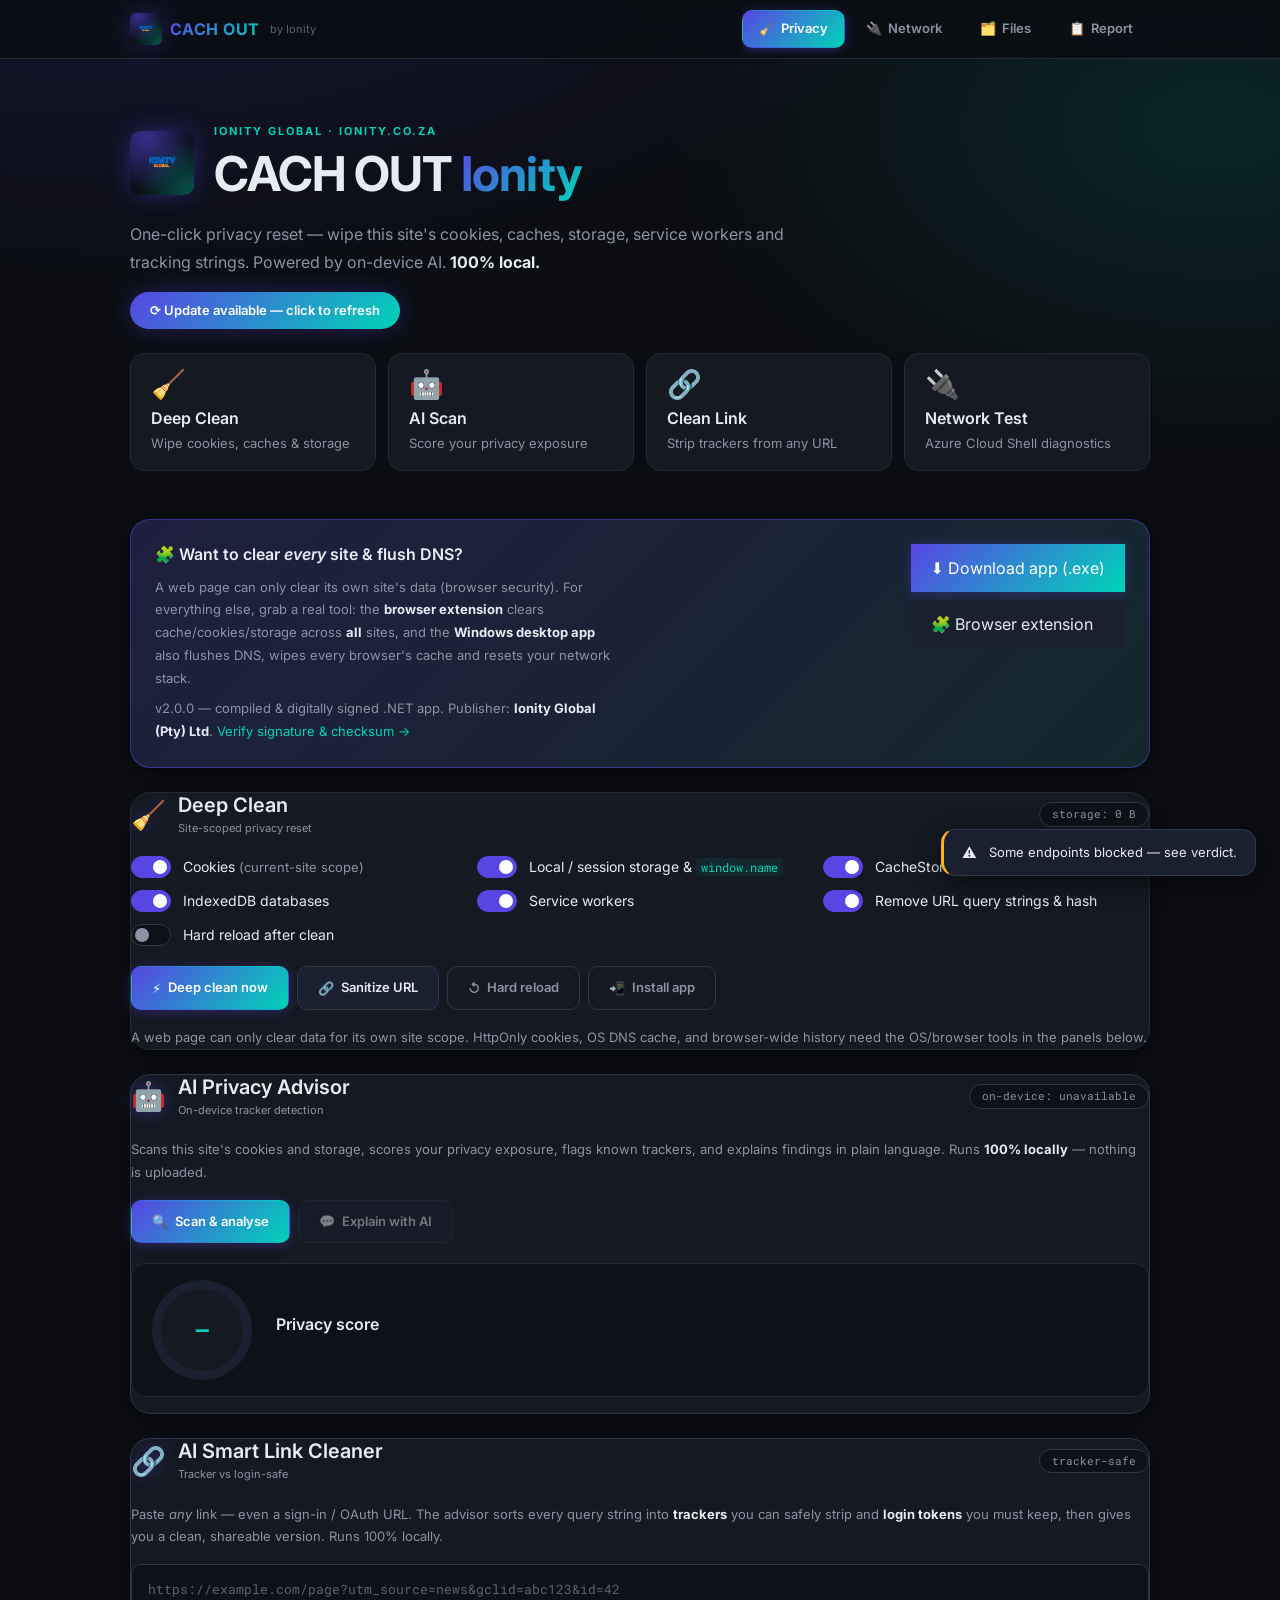
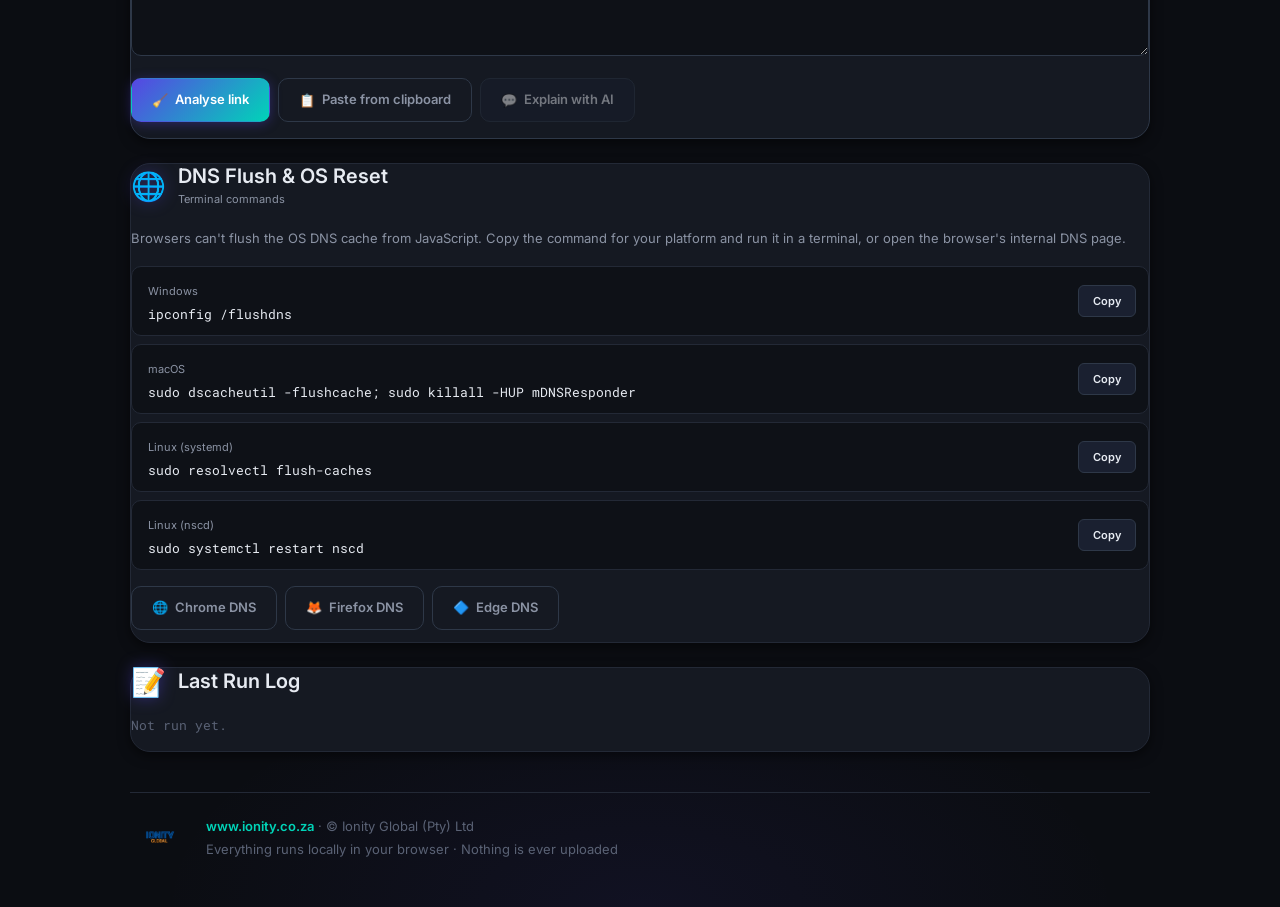
<file: index.html>
<!doctype html>
<html lang="en-ZA">
<head>
  <meta charset="utf-8">
  <meta name="viewport" content="width=device-width, initial-scale=1, viewport-fit=cover">
  <meta name="theme-color" content="#5746e3">
  <title>CACH OUT Ionity App</title>
  <meta name="description" content="IONITY.co.za privacy reset PWA for clearing site cookies, cache storage, local data, service workers and tracking strings — with an on-device AI privacy advisor.">
  <link rel="canonical" href="https://www.ionity.co.za/">
  <meta name="author" content="Ionity Global (Pty) Ltd">

  <!-- Open Graph / social -->
  <meta property="og:title" content="CACH OUT Ionity App">
  <meta property="og:description" content="One-click privacy reset for IONITY.co.za — clear cookies, cache, local data and tracking strings.">
  <meta property="og:type" content="website">
  <meta property="og:url" content="https://www.ionity.co.za/">
  <meta property="og:site_name" content="Ionity Global">
  <meta property="og:image" content="./icons/social-card.png">
  <meta name="twitter:card" content="summary_large_image">

  <link rel="manifest" href="./manifest.webmanifest">
  <link rel="icon" href="./favicon.ico" sizes="any">
  <link rel="icon" type="image/png" sizes="32x32" href="./icons/favicon-32.png">
  <link rel="apple-touch-icon" href="./icons/apple-touch-icon.png">
  <!-- Google Fonts: Inter (UI) + Roboto Mono (code) -->
  <link rel="preconnect" href="https://fonts.googleapis.com">
  <link rel="preconnect" href="https://fonts.gstatic.com" crossorigin>
  <link rel="stylesheet" href="https://fonts.googleapis.com/css2?family=Inter:wght@400;500;600;700&family=Roboto+Mono:wght@400;500&display=swap">

  <link rel="stylesheet" href="./styles.css">

  <script type="application/ld+json">
  {
    "@context": "https://schema.org",
    "@type": "WebApplication",
    "name": "CACH OUT Ionity App",
    "url": "https://www.ionity.co.za/",
    "applicationCategory": "UtilitiesApplication",
    "operatingSystem": "Windows, Web, Chromium",
    "offers": { "@type": "Offer", "price": "0", "priceCurrency": "ZAR" },
    "publisher": {
      "@type": "Organization",
      "name": "Ionity Global (Pty) Ltd",
      "url": "https://www.ionity.co.za/"
    }
  }
  </script>
</head>
<body>

  <!-- Toast container -->
  <div id="toast-container" class="toast-container" aria-live="assertive" aria-atomic="true"></div>

  <!-- Sticky top nav -->
  <header class="top-nav">
    <div class="top-nav-inner">
      <div class="nav-brand">
        <img src="./icons/hero-mark.png" alt="IONITY" width="32" height="32" class="nav-mark">
        <span class="nav-title">CACH OUT</span>
        <span class="nav-by">by Ionity</span>
      </div>
      <nav class="top-tabs" role="tablist">
        <button class="tab active" data-tab="clean" type="button"><span class="tab-icon">🧹</span><span class="tab-label">Privacy</span></button>
        <button class="tab" data-tab="network" type="button"><span class="tab-icon">🔌</span><span class="tab-label">Network</span></button>
        <button class="tab" data-tab="organize" type="button"><span class="tab-icon">🗂️</span><span class="tab-label">Files</span></button>
        <button class="tab" data-tab="report" type="button"><span class="tab-icon">📋</span><span class="tab-label">Report</span></button>
      </nav>
    </div>
  </header>

  <main class="app-shell">

    <!-- Hero -->
    <header class="hero animate-in">
      <div class="hero-inner">
        <div class="hero-brand">
          <div class="brand-mark-wrap">
            <img class="brand-mark" src="./icons/hero-mark.png" alt="IONITY AI mark" width="64" height="64">
            <div class="brand-mark-glow"></div>
          </div>
          <div>
            <p class="brand">IONITY GLOBAL · IONITY.CO.ZA</p>
            <h1>CACH OUT <span class="hero-accent">Ionity</span></h1>
          </div>
        </div>
        <p class="subtitle">One-click privacy reset — wipe this site's cookies, caches, storage, service workers and tracking strings. Powered by on-device AI. <strong>100% local.</strong></p>
        <button id="app-update" class="update-pill" type="button" hidden>⟳ Update available — click to refresh</button>
      </div>

      <!-- Quick action cards -->
      <div class="quick-actions">
        <div class="qa-card" data-qa="clean">
          <div class="qa-icon">🧹</div>
          <div class="qa-label">Deep Clean</div>
          <div class="qa-desc">Wipe cookies, caches &amp; storage</div>
        </div>
        <div class="qa-card" data-qa="scan">
          <div class="qa-icon">🤖</div>
          <div class="qa-label">AI Scan</div>
          <div class="qa-desc">Score your privacy exposure</div>
        </div>
        <div class="qa-card" data-qa="link">
          <div class="qa-icon">🔗</div>
          <div class="qa-label">Clean Link</div>
          <div class="qa-desc">Strip trackers from any URL</div>
        </div>
        <div class="qa-card" data-qa="network">
          <div class="qa-icon">🔌</div>
          <div class="qa-label">Network Test</div>
          <div class="qa-desc">Azure Cloud Shell diagnostics</div>
        </div>
      </div>
    </header>

    <!-- Download banner -->
    <section class="panel banner animate-in" style="--delay:.05s">
      <div class="banner-text">
        <h2>🧩 Want to clear <em>every</em> site &amp; flush DNS?</h2>
        <p class="hint">A web page can only clear its own site's data (browser security). For everything else, grab a real tool: the <strong>browser extension</strong> clears cache/cookies/storage across <strong>all</strong> sites, and the <strong>Windows desktop app</strong> also flushes DNS, wipes every browser's cache and resets your network stack.</p>
        <p class="hint" style="margin-top:.5rem">v2.0.0 — compiled &amp; digitally signed .NET app. Publisher: <strong>Ionity Global (Pty) Ltd</strong>. <a href="https://github.com/Ionity-Global-Pty-Ltd/cach-out-ionity-app/releases/latest" target="_blank" rel="noopener">Verify signature &amp; checksum →</a></p>
      </div>
      <div class="banner-actions">
        <a class="primary btn-link" href="https://github.com/Ionity-Global-Pty-Ltd/cach-out-ionity-app/releases/latest/download/CACH-OUT-Ionity.exe">⬇ Download app (.exe)</a>
        <a class="secondary btn-link" href="https://github.com/Ionity-Global-Pty-Ltd/cach-out-ionity-app/tree/master/extension" target="_blank" rel="noopener">🧩 Browser extension</a>
      </div>
    </section>

    <!-- ═══ PRIVACY RESET TAB ═══ -->

    <!-- Deep clean panel -->
    <section class="panel animate-in" data-group="clean" style="--delay:.1s">
      <div class="panel-head">
        <div class="panel-title-group">
          <span class="panel-icon">🧹</span>
          <div>
            <h2>Deep Clean</h2>
            <p class="panel-sub">Site-scoped privacy reset</p>
          </div>
        </div>
        <span id="storage-estimate" class="badge">storage: —</span>
      </div>

      <!-- Progress bar (hidden until cleaning) -->
      <div id="clean-progress" class="progress-bar" hidden><div class="progress-fill"></div></div>

      <div class="options">
        <label class="toggle-sw">
          <input id="opt-cookies" type="checkbox" checked>
          <span class="sw-track"><span class="sw-thumb"></span></span>
          <span class="sw-label">Cookies <em>(current-site scope)</em></span>
        </label>
        <label class="toggle-sw">
          <input id="opt-storage" type="checkbox" checked>
          <span class="sw-track"><span class="sw-thumb"></span></span>
          <span class="sw-label">Local / session storage &amp; <code>window.name</code></span>
        </label>
        <label class="toggle-sw">
          <input id="opt-caches" type="checkbox" checked>
          <span class="sw-track"><span class="sw-thumb"></span></span>
          <span class="sw-label">CacheStorage buckets</span>
        </label>
        <label class="toggle-sw">
          <input id="opt-idb" type="checkbox" checked>
          <span class="sw-track"><span class="sw-thumb"></span></span>
          <span class="sw-label">IndexedDB databases</span>
        </label>
        <label class="toggle-sw">
          <input id="opt-sw" type="checkbox" checked>
          <span class="sw-track"><span class="sw-thumb"></span></span>
          <span class="sw-label">Service workers</span>
        </label>
        <label class="toggle-sw">
          <input id="opt-url" type="checkbox" checked>
          <span class="sw-track"><span class="sw-thumb"></span></span>
          <span class="sw-label">Remove URL query strings &amp; hash</span>
        </label>
        <label class="toggle-sw">
          <input id="opt-reload" type="checkbox">
          <span class="sw-track"><span class="sw-thumb"></span></span>
          <span class="sw-label">Hard reload after clean</span>
        </label>
      </div>

      <div class="button-row">
        <button id="deep-clean" class="primary btn-icon" type="button"><span>⚡</span> Deep clean now</button>
        <button id="sanitize-url" class="secondary btn-icon" type="button"><span>🔗</span> Sanitize URL</button>
        <button id="hard-reload" class="ghost btn-icon" type="button"><span>↺</span> Hard reload</button>
        <button id="install-app" class="ghost btn-icon" type="button" hidden><span>📲</span> Install app</button>
      </div>

      <p class="hint" style="margin-top:var(--ionity-space-4)">
        A web page can only clear data for its own site scope. HttpOnly cookies, OS DNS cache, and browser-wide history need the OS/browser tools in the panels below.
      </p>
    </section>

    <!-- AI Privacy Advisor -->
    <section class="panel ai-panel animate-in" data-group="clean" style="--delay:.15s">
      <div class="panel-head">
        <div class="panel-title-group">
          <span class="panel-icon">🤖</span>
          <div>
            <h2>AI Privacy Advisor</h2>
            <p class="panel-sub">On-device tracker detection</p>
          </div>
        </div>
        <span id="ai-status" class="badge badge-ai">checking…</span>
      </div>
      <p class="hint">Scans this site's cookies and storage, scores your privacy exposure, flags known trackers, and explains findings in plain language. Runs <strong>100% locally</strong> — nothing is uploaded.</p>
      <div class="button-row">
        <button id="ai-scan" class="primary btn-icon" type="button"><span>🔍</span> Scan &amp; analyse</button>
        <button id="ai-explain" class="secondary btn-icon" type="button" disabled><span>💬</span> Explain with AI</button>
      </div>

      <div id="ai-score-wrap" class="score-wrap" hidden>
        <div class="score-ring" id="score-ring"><span id="score-value">–</span></div>
        <div class="score-copy">
          <p id="score-label" class="score-label">Privacy score</p>
          <p id="score-summary" class="hint"></p>
        </div>
      </div>

      <ul id="ai-findings" class="result-list" aria-live="polite"></ul>
      <div id="ai-explanation" class="ai-explanation" hidden></div>
    </section>

    <!-- Smart Link Cleaner -->
    <section class="panel ai-panel animate-in" data-group="clean" style="--delay:.2s">
      <div class="panel-head">
        <div class="panel-title-group">
          <span class="panel-icon">🔗</span>
          <div>
            <h2>AI Smart Link Cleaner</h2>
            <p class="panel-sub">Tracker vs login-safe</p>
          </div>
        </div>
        <span class="badge">tracker-safe</span>
      </div>
      <p class="hint">Paste <em>any</em> link — even a sign-in / OAuth URL. The advisor sorts every query string into <strong>trackers</strong> you can safely strip and <strong>login tokens</strong> you must keep, then gives you a clean, shareable version. Runs 100% locally.</p>
      <textarea id="link-input" class="link-input" rows="3" spellcheck="false" placeholder="https://example.com/page?utm_source=news&gclid=abc123&id=42"></textarea>
      <div class="button-row">
        <button id="link-analyze" class="primary btn-icon" type="button"><span>🧹</span> Analyse link</button>
        <button id="link-paste" class="ghost btn-icon" type="button"><span>📋</span> Paste from clipboard</button>
        <button id="link-explain" class="secondary btn-icon" type="button" disabled><span>💬</span> Explain with AI</button>
      </div>
      <div id="link-verdict" class="link-verdict" hidden></div>
      <ul id="link-params" class="result-list" aria-live="polite"></ul>
      <div id="link-clean-wrap" class="link-clean" hidden>
        <p class="hint" style="margin-top:0">Cleaned link — trackers removed, everything the page needs kept:</p>
        <div class="cmd">
          <code id="link-clean"></code>
          <button id="link-copy" class="copy-btn" type="button">Copy</button>
        </div>
      </div>
      <div id="link-explanation" class="ai-explanation" hidden></div>
    </section>

    <!-- DNS panel -->
    <section class="panel animate-in" data-group="clean" style="--delay:.25s">
      <div class="panel-head">
        <div class="panel-title-group">
          <span class="panel-icon">🌐</span>
          <div>
            <h2>DNS Flush &amp; OS Reset</h2>
            <p class="panel-sub">Terminal commands</p>
          </div>
        </div>
      </div>
      <p class="hint">Browsers can't flush the OS DNS cache from JavaScript. Copy the command for your platform and run it in a terminal, or open the browser's internal DNS page.</p>
      <div class="cmd-list" id="cmd-list"></div>
      <div class="button-row" style="margin-top:var(--ionity-space-4)">
        <button class="ghost btn-icon" type="button" data-open="chrome://net-internals/#dns"><span>🌐</span> Chrome DNS</button>
        <button class="ghost btn-icon" type="button" data-open="about:networking#dns"><span>🦊</span> Firefox DNS</button>
        <button class="ghost btn-icon" type="button" data-open="edge://net-internals/#dns"><span>🔷</span> Edge DNS</button>
      </div>
      <p class="hint" id="open-note"></p>
    </section>

    <!-- Last run log -->
    <section class="panel animate-in" data-group="clean" style="--delay:.3s">
      <div class="panel-head">
        <div class="panel-title-group">
          <span class="panel-icon">📝</span>
          <div><h2>Last Run Log</h2></div>
        </div>
      </div>
      <p id="last-run" class="last-run-stamp">Not run yet.</p>
      <ul id="result-list" class="result-list" aria-live="polite"></ul>
    </section>

    <!-- ═══ NETWORK TAB ═══ -->
    <section class="panel ai-panel animate-in" data-group="network" style="--delay:.1s">
      <div class="panel-head">
        <div class="panel-title-group">
          <span class="panel-icon">🔌</span>
          <div>
            <h2>Connectivity Doctor</h2>
            <p class="panel-sub">Azure Cloud Shell</p>
          </div>
        </div>
        <span id="conn-status" class="badge">idle</span>
      </div>
      <p class="hint">Runs <strong>automatically</strong>. Tests whether Azure Cloud Shell can reach its servers and open its <strong>WebSocket terminal</strong> from this network — the exact thing that fails with <em>"failed to request a terminal."</em> Detects proxy / SSL-inspection blocking. Nothing is uploaded.</p>

      <!-- Progress bar -->
      <div id="conn-progress" class="progress-bar" hidden><div class="progress-fill"></div></div>

      <div class="button-row">
        <button id="conn-retest" class="primary btn-icon" type="button"><span>🔄</span> Re-run tests</button>
        <button id="conn-explain" class="secondary btn-icon" type="button" disabled><span>💬</span> Explain &amp; fix with AI</button>
      </div>
      <ul id="conn-results" class="result-list" aria-live="polite"></ul>
      <div id="conn-verdict" class="link-verdict" hidden></div>
      <div id="conn-explanation" class="ai-explanation" hidden></div>
    </section>

    <!-- ═══ FILE ORGANIZER TAB ═══ -->
    <section class="panel organizer animate-in" data-group="organize" style="--delay:.1s">
      <div class="panel-head">
        <div class="panel-title-group">
          <span class="panel-icon">🗂️</span>
          <div>
            <h2>AI File Organizer</h2>
            <p class="panel-sub">Downloads &amp; Documents</p>
          </div>
        </div>
        <span id="org-status" class="badge">ready</span>
      </div>
      <div class="org-intro">
        <img src="./brand/assets/ionity-logo.png" alt="IONITY" class="org-logo" width="96" loading="lazy">
        <p class="hint">Tidies your <strong>Downloads</strong> and <strong>Documents</strong> folders by moving files into type folders (Images, Documents, Video, Audio, Archives, Installers…). It <strong>never deletes</strong> anything — only relocates. Duplicates are flagged. Everything runs on your device.</p>
      </div>

      <div id="org-unsupported" class="link-verdict warn" hidden>
        Your browser can't grant folder access (needs Chrome or Edge on desktop). Use the <strong>downloadable .exe</strong> at the top for full folder organizing, or open this page in Chrome/Edge.
      </div>

      <div id="org-controls" hidden>
        <div class="org-toggles">
          <label class="toggle-sw">
            <input id="org-apply" type="checkbox">
            <span class="sw-track"><span class="sw-thumb"></span></span>
            <span class="sw-label">Actually move files <em>(off = safe preview only)</em></span>
          </label>
          <label class="toggle-sw">
            <input id="org-dupes" type="checkbox" checked>
            <span class="sw-track"><span class="sw-thumb"></span></span>
            <span class="sw-label">Scan for duplicates <em>(content hash — flags only, never deletes)</em></span>
          </label>
        </div>
        <div class="button-row">
          <button id="org-downloads" class="primary btn-icon" type="button"><span>📥</span> Organize Downloads</button>
          <button id="org-documents" class="primary btn-icon" type="button"><span>📄</span> Organize Documents</button>
          <button id="org-explain" class="secondary btn-icon" type="button" disabled><span>💡</span> AI recommendations</button>
        </div>
      </div>

      <div id="org-dash" class="org-dash" hidden></div>
      <ul id="org-results" class="result-list" aria-live="polite"></ul>
      <div id="org-verdict" class="link-verdict" hidden></div>
      <div id="org-explanation" class="ai-explanation" hidden></div>
    </section>

    <!-- ═══ REPORT TAB ═══ -->
    <section class="panel report animate-in" data-group="report" style="--delay:.1s">
      <div class="panel-head">
        <div class="panel-title-group">
          <span class="panel-icon">📋</span>
          <div>
            <h2>Activity Report</h2>
            <p class="panel-sub">On-device, never uploaded</p>
          </div>
        </div>
        <span id="report-count-badge" class="badge">0 runs</span>
      </div>
      <p class="hint">A running record of everything CACH OUT has done on this device — storage reclaimed, cookies and site data cleared, URLs sanitised and folders organised. Stored only on your device and <strong>kept safe even when you Deep Clean</strong>.</p>

      <div id="report-totals" class="report-totals" aria-live="polite"></div>

      <div class="button-row">
        <button id="report-download" class="primary btn-icon" type="button"><span>⬇</span> Download report (.txt)</button>
        <button id="report-download-json" class="secondary btn-icon" type="button"><span>⧉</span> Export JSON</button>
        <button id="report-clear" class="ghost btn-icon" type="button"><span>🗑</span> Clear log</button>
      </div>

      <ul id="report-list" class="report-list" aria-live="polite"></ul>
      <p class="hint" id="report-empty" hidden>No activity recorded yet. Run a Deep Clean or organise a folder and it'll show up here.</p>
    </section>

    <footer class="foot">
      <div class="foot-inner">
        <img src="./brand/assets/ionity-logo.png" alt="IONITY" width="60" loading="lazy" class="foot-logo">
        <div>
          <p><a href="https://www.ionity.co.za/" target="_blank" rel="noopener">www.ionity.co.za</a> · © Ionity Global (Pty) Ltd</p>
          <p class="foot-sub">Everything runs locally in your browser · Nothing is ever uploaded</p>
        </div>
      </div>
    </footer>
  </main>

  <script type="module" src="./app.js"></script>
</body>
</html>
</file>
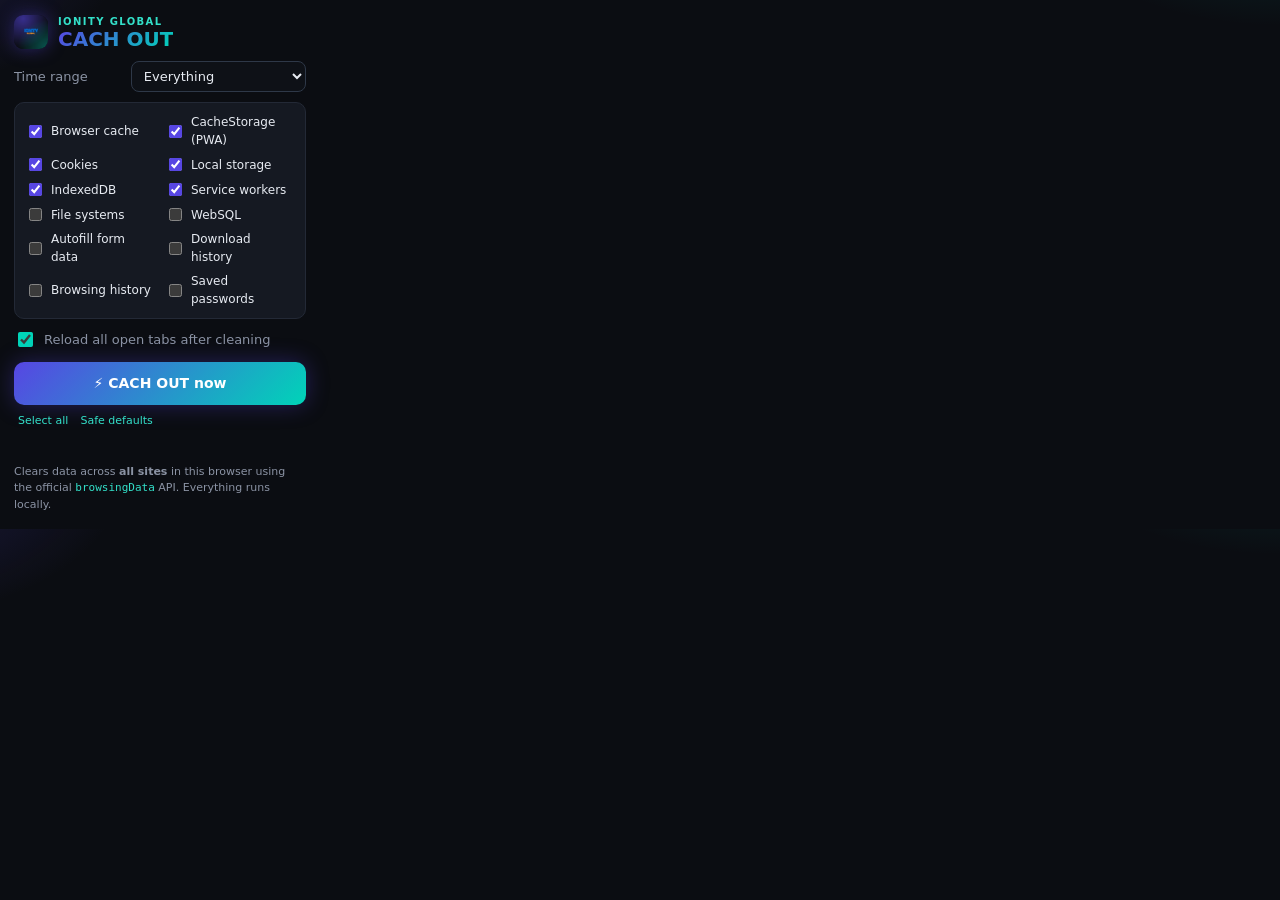
<file: extension/popup.html>
<!doctype html>
<html lang="en-ZA">
<head>
  <meta charset="utf-8">
  <title>CACH OUT Ionity</title>
  <link rel="stylesheet" href="popup.css">
</head>
<body>
  <header class="head">
    <img src="icons/icon-48.png" width="34" height="34" alt="IONITY">
    <div>
      <p class="brand">IONITY GLOBAL</p>
      <h1>CACH OUT</h1>
    </div>
  </header>

  <label class="row">
    <span>Time range</span>
    <select id="range">
      <option value="3600000">Last hour</option>
      <option value="86400000">Last 24 hours</option>
      <option value="604800000">Last 7 days</option>
      <option value="0" selected>Everything</option>
    </select>
  </label>

  <div class="types">
    <label><input type="checkbox" data-type="cache" checked> Browser cache</label>
    <label><input type="checkbox" data-type="cacheStorage" checked> CacheStorage (PWA)</label>
    <label><input type="checkbox" data-type="cookies" checked> Cookies</label>
    <label><input type="checkbox" data-type="localStorage" checked> Local storage</label>
    <label><input type="checkbox" data-type="indexedDB" checked> IndexedDB</label>
    <label><input type="checkbox" data-type="serviceWorkers" checked> Service workers</label>
    <label><input type="checkbox" data-type="fileSystems"> File systems</label>
    <label><input type="checkbox" data-type="webSQL"> WebSQL</label>
    <label><input type="checkbox" data-type="formData"> Autofill form data</label>
    <label><input type="checkbox" data-type="downloads"> Download history</label>
    <label><input type="checkbox" data-type="history"> Browsing history</label>
    <label><input type="checkbox" data-type="passwords"> Saved passwords</label>
  </div>

  <label class="reload-row">
    <input type="checkbox" id="reload-tabs" checked>
    <span>Reload all open tabs after cleaning</span>
  </label>

  <button id="cach-out" class="primary" type="button">⚡ CACH OUT now</button>
  <button id="select-all" class="link" type="button">Select all</button>
  <button id="select-safe" class="link" type="button">Safe defaults</button>

  <p id="status" class="status"></p>

  <p class="note">Clears data across <strong>all sites</strong> in this browser using the official <code>browsingData</code> API. Everything runs locally.</p>

  <script src="popup.js"></script>
</body>
</html>
</file>
<file: styles.css>
/* CACH OUT Ionity App — Expanded, polished UI */
@import "./brand/variables.css";

/* ── RESET & BASE ──────────────────────────────────────────────── */
*, *::before, *::after { box-sizing: border-box; margin: 0; padding: 0; }

:root {
  --ionity-font-sans: 'Inter', system-ui, -apple-system, 'Segoe UI', sans-serif;
  --ionity-font-mono: 'Roboto Mono', 'Fira Code', 'Cascadia Code', monospace;
  scroll-behavior: smooth;
}

body {
  min-height: 100vh;
  color: var(--ionity-text);
  background:
    radial-gradient(ellipse 1400px 700px at 10% -5%, rgba(87,70,227,0.18), transparent 60%),
    radial-gradient(ellipse 1000px 600px at 95% 5%, rgba(0,212,184,0.12), transparent 55%),
    radial-gradient(ellipse 800px 400px at 50% 100%, rgba(87,70,227,0.08), transparent 60%),
    var(--ionity-bg);
  font-family: var(--ionity-font-sans);
  line-height: var(--ionity-leading-normal);
  -webkit-font-smoothing: antialiased;
  -moz-osx-font-smoothing: grayscale;
}

/* ── TOP NAV ───────────────────────────────────────────────────── */
.top-nav {
  position: sticky;
  top: 0;
  z-index: var(--ionity-z-overlay);
  background: rgba(11,13,18,0.85);
  backdrop-filter: blur(16px) saturate(1.4);
  -webkit-backdrop-filter: blur(16px) saturate(1.4);
  border-bottom: 1px solid var(--ionity-border);
  padding: 0 var(--ionity-space-4);
}
.top-nav-inner {
  max-width: 1020px;
  margin: 0 auto;
  display: flex;
  align-items: center;
  justify-content: space-between;
  gap: var(--ionity-space-4);
  height: 58px;
  flex-wrap: wrap;
}
.nav-brand {
  display: flex;
  align-items: center;
  gap: var(--ionity-space-2);
  text-decoration: none;
  flex-shrink: 0;
}
.nav-mark {
  border-radius: var(--ionity-radius-sm);
  box-shadow: var(--ionity-shadow-glow-purple);
}
.nav-title {
  font-size: var(--ionity-text-md);
  font-weight: var(--ionity-weight-bold);
  background: var(--ionity-gradient-brand);
  -webkit-background-clip: text;
  background-clip: text;
  -webkit-text-fill-color: transparent;
  letter-spacing: 0.03em;
}
.nav-by {
  font-size: var(--ionity-text-xs);
  color: var(--ionity-text-dim);
  margin-left: 2px;
}

/* Top tab bar */
.top-tabs {
  display: flex;
  gap: 4px;
  overflow-x: auto;
  scrollbar-width: none;
  -ms-overflow-style: none;
  padding: 6px 0;
}
.top-tabs::-webkit-scrollbar { display: none; }

/* ── APP SHELL ─────────────────────────────────────────────────── */
.app-shell {
  width: min(1020px, 94vw);
  margin: 0 auto;
  padding: var(--ionity-space-8) 0 var(--ionity-space-12);
}

/* ── HERO ──────────────────────────────────────────────────────── */
.hero {
  padding: var(--ionity-space-8) 0 var(--ionity-space-6);
}
.hero-inner {
  margin-bottom: var(--ionity-space-6);
}
.hero-brand {
  display: flex;
  align-items: center;
  gap: var(--ionity-space-5);
  margin-bottom: var(--ionity-space-4);
}
.brand-mark-wrap {
  position: relative;
  flex-shrink: 0;
}
.brand-mark {
  border-radius: var(--ionity-radius-md);
  box-shadow: var(--ionity-shadow-glow-purple);
  display: block;
  position: relative;
  z-index: 1;
}
.brand-mark-glow {
  position: absolute;
  inset: -8px;
  border-radius: 50%;
  background: radial-gradient(circle, rgba(87,70,227,0.4) 0%, transparent 70%);
  animation: markPulse 3s ease-in-out infinite;
  z-index: 0;
}
@keyframes markPulse {
  0%, 100% { opacity: 0.6; transform: scale(1); }
  50% { opacity: 1; transform: scale(1.1); }
}
.brand {
  font-size: var(--ionity-text-xs);
  letter-spacing: 0.18em;
  font-weight: var(--ionity-weight-bold);
  color: var(--ionity-teal);
  text-transform: uppercase;
  margin-bottom: var(--ionity-space-1);
}
.hero h1 {
  font-size: clamp(2rem, 5vw, 3rem);
  line-height: var(--ionity-leading-tight);
  font-weight: var(--ionity-weight-bold);
  letter-spacing: -0.02em;
  color: var(--ionity-text);
}
.hero-accent {
  background: var(--ionity-gradient-brand);
  -webkit-background-clip: text;
  background-clip: text;
  -webkit-text-fill-color: transparent;
}
.subtitle {
  margin-top: var(--ionity-space-3);
  color: var(--ionity-text-muted);
  font-size: var(--ionity-text-md);
  max-width: 68ch;
  line-height: var(--ionity-leading-relaxed);
}
.subtitle strong { color: var(--ionity-text); }

/* ── QUICK ACTION CARDS ────────────────────────────────────────── */
.quick-actions {
  display: grid;
  grid-template-columns: repeat(auto-fit, minmax(180px, 1fr));
  gap: var(--ionity-space-3);
  margin-top: var(--ionity-space-2);
}
.qa-card {
  background: var(--ionity-surface-1);
  border: 1px solid var(--ionity-border);
  border-radius: var(--ionity-radius-lg);
  padding: var(--ionity-space-4) var(--ionity-space-5);
  cursor: pointer;
  transition: transform 200ms var(--ionity-ease-standard),
              border-color 200ms,
              box-shadow 200ms;
}
.qa-card:hover {
  transform: translateY(-3px);
  border-color: var(--ionity-purple);
  box-shadow: var(--ionity-shadow-glow-purple), var(--ionity-shadow-md);
}
.qa-icon { font-size: 1.75rem; margin-bottom: var(--ionity-space-2); line-height: 1; }
.qa-label { font-weight: var(--ionity-weight-semibold); color: var(--ionity-text); font-size: var(--ionity-text-md); }
.qa-desc { font-size: var(--ionity-text-sm); color: var(--ionity-text-muted); margin-top: 4px; }

/* ── PANEL BASE ────────────────────────────────────────────────── */
.panel {
  margin-top: var(--ionity-space-6);
  padding: var(--ionity-space-6) var(--ionity-space-6) var(--ionity-space-7);
  border: 1px solid var(--ionity-border);
  border-radius: var(--ionity-radius-xl);
  background: var(--ionity-surface-1);
  box-shadow: var(--ionity-shadow-md);
  transition: border-color 200ms;
}
.panel:hover { border-color: var(--ionity-border-light); }
.ai-panel { border-color: var(--ionity-border-light); }
.ai-panel:hover { border-color: rgba(87,70,227,0.4); }

/* Panel header */
.panel-head {
  display: flex;
  align-items: center;
  justify-content: space-between;
  gap: var(--ionity-space-4);
  flex-wrap: wrap;
  margin-bottom: var(--ionity-space-5);
}
.panel-title-group {
  display: flex;
  align-items: center;
  gap: var(--ionity-space-3);
}
.panel-icon {
  font-size: 1.75rem;
  line-height: 1;
  filter: drop-shadow(0 0 8px rgba(87,70,227,0.4));
}
.panel h2 {
  font-size: var(--ionity-text-lg);
  font-weight: var(--ionity-weight-semibold);
  color: var(--ionity-text);
  line-height: 1.25;
}
.panel-sub {
  font-size: var(--ionity-text-xs);
  color: var(--ionity-text-muted);
  margin-top: 2px;
}

/* ── DOWNLOAD BANNER ───────────────────────────────────────────── */
.banner {
  display: flex;
  align-items: flex-start;
  justify-content: space-between;
  gap: var(--ionity-space-6);
  flex-wrap: wrap;
  border-color: rgba(87,70,227,0.5);
  background:
    linear-gradient(135deg, rgba(87,70,227,0.14), rgba(0,212,184,0.08)),
    var(--ionity-surface-1);
  padding: var(--ionity-space-6);
}
.banner-text h2 {
  font-size: var(--ionity-text-md);
  font-weight: var(--ionity-weight-semibold);
  margin-bottom: var(--ionity-space-2);
}
.banner-text .hint { max-width: 58ch; }
.btn-link {
  text-decoration: none;
  display: inline-flex;
  align-items: center;
  gap: var(--ionity-space-2);
  white-space: nowrap;
  padding: 12px 20px;
}
.banner-actions {
  display: flex;
  flex-direction: column;
  gap: var(--ionity-space-2);
  flex-shrink: 0;
}

/* ── BADGE ─────────────────────────────────────────────────────── */
.badge {
  font-size: var(--ionity-text-xs);
  color: var(--ionity-text-muted);
  border: 1px solid var(--ionity-border-light);
  border-radius: var(--ionity-radius-full);
  padding: 3px 12px;
  font-family: var(--ionity-font-mono);
  white-space: nowrap;
  background: var(--ionity-surface-3);
}
.badge-ai { border-color: rgba(87,70,227,0.4); color: var(--ionity-purple-light); background: rgba(87,70,227,0.1); }

/* ── PROGRESS BAR ──────────────────────────────────────────────── */
.progress-bar {
  height: 3px;
  background: var(--ionity-surface-3);
  border-radius: var(--ionity-radius-full);
  overflow: hidden;
  margin: var(--ionity-space-3) 0 var(--ionity-space-2);
}
.progress-fill {
  height: 100%;
  width: 0%;
  background: var(--ionity-gradient-brand);
  border-radius: var(--ionity-radius-full);
  transition: width 400ms var(--ionity-ease-standard);
  animation: progressPulse 1.5s ease-in-out infinite;
}
@keyframes progressPulse {
  0%, 100% { filter: brightness(1); }
  50% { filter: brightness(1.3); }
}

/* ── OPTIONS / TOGGLE SWITCHES ─────────────────────────────────── */
.options {
  display: grid;
  grid-template-columns: repeat(auto-fit, minmax(260px, 1fr));
  gap: var(--ionity-space-3) var(--ionity-space-5);
  margin: var(--ionity-space-5) 0;
}
.org-toggles {
  display: grid;
  gap: var(--ionity-space-3);
  margin: var(--ionity-space-4) 0;
}
.toggle-sw {
  display: flex;
  align-items: center;
  gap: var(--ionity-space-3);
  cursor: pointer;
  user-select: none;
}
.toggle-sw input { position: absolute; opacity: 0; width: 0; height: 0; }
.sw-track {
  position: relative;
  width: 40px;
  height: 22px;
  background: var(--ionity-surface-3);
  border: 1px solid var(--ionity-border-light);
  border-radius: var(--ionity-radius-full);
  flex-shrink: 0;
  transition: background 200ms, border-color 200ms;
}
.sw-thumb {
  position: absolute;
  top: 3px;
  left: 3px;
  width: 14px;
  height: 14px;
  background: var(--ionity-text-muted);
  border-radius: 50%;
  transition: transform 200ms var(--ionity-ease-spring), background 200ms;
}
.toggle-sw input:checked ~ .sw-track {
  background: var(--ionity-purple);
  border-color: var(--ionity-purple);
}
.toggle-sw input:checked ~ .sw-track .sw-thumb {
  transform: translateX(18px);
  background: #fff;
}
.toggle-sw input:focus-visible ~ .sw-track {
  outline: 2px solid var(--ionity-purple);
  outline-offset: 2px;
}
.sw-label {
  font-size: var(--ionity-text-base);
  color: var(--ionity-text);
  line-height: 1.45;
}
.sw-label em { color: var(--ionity-text-muted); font-style: normal; font-size: var(--ionity-text-sm); }
code {
  font-family: var(--ionity-font-mono);
  font-size: 0.875em;
  color: var(--ionity-teal);
  background: rgba(0,212,184,0.08);
  padding: 1px 5px;
  border-radius: 4px;
}

/* ── BUTTONS ───────────────────────────────────────────────────── */
.button-row {
  display: flex;
  flex-wrap: wrap;
  gap: var(--ionity-space-2);
  margin-top: var(--ionity-space-4);
}
button {
  border: 1px solid transparent;
  border-radius: var(--ionity-radius-md);
  padding: 11px 20px;
  font: inherit;
  font-size: var(--ionity-text-sm);
  font-weight: var(--ionity-weight-semibold);
  cursor: pointer;
  transition: transform 160ms var(--ionity-ease-standard),
              filter 160ms var(--ionity-ease-standard),
              box-shadow 160ms var(--ionity-ease-standard);
  position: relative;
  overflow: hidden;
}
button:hover:not(:disabled) { transform: translateY(-2px); filter: brightness(1.1); }
button:active:not(:disabled) { transform: translateY(0); filter: brightness(0.95); }
button:disabled { opacity: 0.45; cursor: not-allowed; }

/* Ripple effect */
button::after {
  content: '';
  position: absolute;
  inset: 0;
  background: rgba(255,255,255,0.08);
  opacity: 0;
  transition: opacity 200ms;
  border-radius: inherit;
}
button:active:not(:disabled)::after { opacity: 1; }

.btn-icon { display: inline-flex; align-items: center; gap: 7px; }
.btn-icon > span { font-size: 1em; line-height: 1; }

.primary {
  background: var(--ionity-gradient-brand);
  color: #fff;
  box-shadow: 0 2px 12px rgba(87,70,227,0.35);
}
.primary:hover:not(:disabled) { box-shadow: 0 4px 20px rgba(87,70,227,0.5); }
.secondary {
  background: var(--ionity-surface-2);
  color: var(--ionity-text);
  border-color: var(--ionity-border-light);
}
.ghost {
  background: transparent;
  color: var(--ionity-text-muted);
  border-color: var(--ionity-border-light);
}
.ghost:hover:not(:disabled) { color: var(--ionity-text); border-color: var(--ionity-border-light); }

/* ── HINT ──────────────────────────────────────────────────────── */
.hint {
  font-size: var(--ionity-text-sm);
  color: var(--ionity-text-muted);
  line-height: var(--ionity-leading-relaxed);
  margin-top: var(--ionity-space-3);
}
.hint strong { color: var(--ionity-text); }
.hint a { color: var(--ionity-teal); text-decoration: none; }
.hint a:hover { text-decoration: underline; }

/* ── SCORE RING ────────────────────────────────────────────────── */
.score-wrap {
  display: flex;
  align-items: center;
  gap: var(--ionity-space-6);
  margin: var(--ionity-space-5) 0 var(--ionity-space-3);
  padding: var(--ionity-space-4) var(--ionity-space-5);
  background: var(--ionity-surface-3);
  border-radius: var(--ionity-radius-lg);
  border: 1px solid var(--ionity-border);
}
.score-ring {
  --pct: 0;
  width: 100px; height: 100px;
  border-radius: 50%;
  display: grid;
  place-items: center;
  background: conic-gradient(var(--ring-color, var(--ionity-teal)) calc(var(--pct) * 1%), var(--ionity-surface-2) 0);
  position: relative;
  flex: 0 0 auto;
  transition: --pct 600ms var(--ionity-ease-standard);
}
.score-ring::after {
  content: "";
  position: absolute;
  inset: 9px;
  border-radius: 50%;
  background: var(--ionity-surface-1);
}
.score-ring span {
  position: relative;
  z-index: 1;
  font-size: var(--ionity-text-xl);
  font-weight: var(--ionity-weight-bold);
  font-family: var(--ionity-font-mono);
  color: var(--ring-color, var(--ionity-teal));
}
.score-label { font-size: var(--ionity-text-md); font-weight: var(--ionity-weight-semibold); color: var(--ionity-text); margin-bottom: var(--ionity-space-1); }

/* ── RESULT LIST ───────────────────────────────────────────────── */
.result-list {
  list-style: none;
  padding: 0;
  margin-top: var(--ionity-space-4);
  display: grid;
  gap: 6px;
}
.result-list li {
  display: flex;
  align-items: baseline;
  gap: var(--ionity-space-2);
  padding: 7px 12px;
  border-radius: var(--ionity-radius-sm);
  font-size: var(--ionity-text-sm);
  background: var(--ionity-surface-3);
  border: 1px solid var(--ionity-border);
}
.result-list li span { color: var(--ionity-text-muted); flex: 1; }
.result-list li strong { flex-shrink: 0; color: var(--ionity-text); }
.result-list li.warn { border-color: rgba(255,176,32,0.3); background: rgba(255,176,32,0.06); }
.result-list li.warn strong, .result-list li.warn span { color: #ffb020; }
.result-list li.danger { border-color: rgba(255,90,90,0.3); background: rgba(255,90,90,0.06); }
.result-list li.danger strong, .result-list li.danger span { color: var(--ionity-danger-text); }
.result-list li.ok { border-color: rgba(0,212,184,0.25); background: rgba(0,212,184,0.06); }
.result-list li.ok strong, .result-list li.ok span { color: var(--ionity-teal); }

/* ── COMMAND PANEL ─────────────────────────────────────────────── */
.cmd-list { margin-top: var(--ionity-space-4); display: grid; gap: var(--ionity-space-2); }
.cmd {
  display: flex;
  align-items: center;
  justify-content: space-between;
  gap: var(--ionity-space-3);
  background: var(--ionity-surface-3);
  border: 1px solid var(--ionity-border);
  border-radius: var(--ionity-radius-md);
  padding: 10px 12px 10px 16px;
}
.cmd code {
  font-family: var(--ionity-font-mono);
  font-size: var(--ionity-text-sm);
  color: var(--ionity-text);
  background: transparent;
  padding: 0;
  overflow-x: auto;
  white-space: nowrap;
}
.cmd small { color: var(--ionity-text-muted); font-family: var(--ionity-font-sans); font-size: var(--ionity-text-xs); }
.copy-btn {
  flex: 0 0 auto;
  padding: 7px 14px;
  background: var(--ionity-surface-2);
  border: 1px solid var(--ionity-border-light);
  color: var(--ionity-text);
  border-radius: var(--ionity-radius-sm);
  font-size: var(--ionity-text-xs);
  font-weight: var(--ionity-weight-semibold);
  cursor: pointer;
  transition: background 150ms, color 150ms;
}
.copy-btn:hover { background: var(--ionity-purple); color: #fff; border-color: var(--ionity-purple); }

/* ── AI EXPLANATION ────────────────────────────────────────────── */
.ai-explanation {
  margin-top: var(--ionity-space-4);
  padding: var(--ionity-space-4) var(--ionity-space-5);
  border-left: 3px solid var(--ionity-purple);
  background: var(--ionity-surface-3);
  border-radius: var(--ionity-radius-md);
  color: var(--ionity-text);
  white-space: pre-wrap;
  font-size: var(--ionity-text-sm);
  line-height: var(--ionity-leading-relaxed);
}

/* ── SMART LINK CLEANER ────────────────────────────────────────── */
.link-input {
  width: 100%;
  margin-top: var(--ionity-space-4);
  padding: 14px 16px;
  background: var(--ionity-surface-3);
  border: 1px solid var(--ionity-border-light);
  border-radius: var(--ionity-radius-md);
  color: var(--ionity-text);
  font-family: var(--ionity-font-mono);
  font-size: var(--ionity-text-sm);
  resize: vertical;
  transition: border-color 200ms, box-shadow 200ms;
  line-height: 1.6;
}
.link-input:focus { outline: none; border-color: var(--ionity-purple); box-shadow: 0 0 0 3px rgba(87,70,227,0.15); }
.link-input::placeholder { color: var(--ionity-text-dim); }
.link-verdict {
  margin-top: var(--ionity-space-4);
  padding: var(--ionity-space-3) var(--ionity-space-4);
  border-radius: var(--ionity-radius-md);
  border: 1px solid var(--ionity-border-light);
  font-size: var(--ionity-text-sm);
  line-height: var(--ionity-leading-relaxed);
}
.link-verdict.auth { border-color: rgba(87,70,227,0.4); background: rgba(87,70,227,0.1); }
.link-verdict.warn { border-color: rgba(255,176,32,0.4); background: rgba(255,176,32,0.08); }
.link-verdict.ok   { border-color: rgba(0,212,184,0.35); background: rgba(0,212,184,0.08); }
.link-verdict strong { color: var(--ionity-text); }
.tag {
  display: inline-block;
  font-family: var(--ionity-font-mono);
  font-size: var(--ionity-text-xs);
  font-weight: var(--ionity-weight-semibold);
  padding: 2px 8px;
  border-radius: var(--ionity-radius-full);
  margin-right: 6px;
}
.tag-strip { background: rgba(255,90,90,0.18); color: #ff8f8f; border: 1px solid rgba(255,90,90,0.4); }
.tag-keep  { background: rgba(0,212,184,0.16); color: var(--ionity-teal); border: 1px solid rgba(0,212,184,0.35); }
.tag-other { background: var(--ionity-surface-3); color: var(--ionity-text-muted); border: 1px solid var(--ionity-border-light); }
.link-clean { margin-top: var(--ionity-space-4); }
.link-clean .cmd code { white-space: pre-wrap; word-break: break-all; background: transparent; }

/* ── TABS (inside top-nav) ─────────────────────────────────────── */
.tab {
  display: inline-flex;
  align-items: center;
  gap: 6px;
  background: transparent;
  color: var(--ionity-text-muted);
  border: 1px solid transparent;
  border-radius: var(--ionity-radius-md);
  padding: 8px 16px;
  font-size: var(--ionity-text-sm);
  font-weight: var(--ionity-weight-semibold);
  white-space: nowrap;
  transition: color 200ms, background 200ms, border-color 200ms;
}
.tab-icon { font-size: 1em; }
.tab:hover:not(.active) { color: var(--ionity-text); background: var(--ionity-surface-2); }
.tab.active {
  color: #fff;
  background: var(--ionity-gradient-brand);
  border-color: transparent;
  box-shadow: 0 2px 12px rgba(87,70,227,0.4);
}
[data-group] { display: none; }
[data-group].show { display: block; }

/* ── UPDATE PILL ───────────────────────────────────────────────── */
.update-pill {
  display: inline-flex;
  align-items: center;
  gap: var(--ionity-space-2);
  margin-top: var(--ionity-space-4);
  background: var(--ionity-gradient-brand);
  color: #fff;
  border: none;
  border-radius: var(--ionity-radius-full);
  padding: 9px 20px;
  font-size: var(--ionity-text-sm);
  font-weight: var(--ionity-weight-semibold);
  box-shadow: var(--ionity-shadow-glow-purple);
  animation: pulseGlow 2s ease-in-out infinite;
  cursor: pointer;
}
@keyframes pulseGlow {
  0%, 100% { filter: brightness(1); box-shadow: 0 0 18px rgba(87,70,227,0.35); }
  50% { filter: brightness(1.18); box-shadow: 0 0 32px rgba(87,70,227,0.6); }
}

/* ── ORGANIZER ─────────────────────────────────────────────────── */
.org-intro {
  display: flex;
  align-items: center;
  gap: var(--ionity-space-5);
  flex-wrap: wrap;
  margin-bottom: var(--ionity-space-4);
}
.org-intro .hint { margin: 0; flex: 1 1 300px; }
.org-logo { border-radius: var(--ionity-radius-md); flex: 0 0 auto; opacity: 0.9; }
.org-dash {
  display: grid;
  grid-template-columns: repeat(auto-fill, minmax(150px, 1fr));
  gap: var(--ionity-space-2);
  margin-top: var(--ionity-space-4);
}
.org-card {
  background: var(--ionity-surface-3);
  border: 1px solid var(--ionity-border);
  border-radius: var(--ionity-radius-md);
  padding: 12px 14px;
  transition: border-color 200ms, transform 200ms;
}
.org-card:hover { border-color: var(--ionity-teal); transform: translateY(-2px); }
.org-card .cat { font-weight: var(--ionity-weight-semibold); color: var(--ionity-text); font-size: var(--ionity-text-sm); }
.org-card .meta { font-size: var(--ionity-text-xs); color: var(--ionity-text-muted); font-family: var(--ionity-font-mono); margin-top: 4px; }

/* ── LAST RUN ──────────────────────────────────────────────────── */
.last-run-stamp { color: var(--ionity-text-dim); font-family: var(--ionity-font-mono); font-size: var(--ionity-text-sm); margin-bottom: var(--ionity-space-3); }

/* ── REPORT LOG ────────────────────────────────────────────────── */
.report-totals {
  display: grid;
  grid-template-columns: repeat(auto-fit, minmax(145px, 1fr));
  gap: var(--ionity-space-3);
  margin: var(--ionity-space-4) 0 var(--ionity-space-5);
}
.report-stat {
  display: flex;
  flex-direction: column;
  gap: 4px;
  padding: var(--ionity-space-4);
  background: var(--ionity-surface-3);
  border: 1px solid var(--ionity-border);
  border-radius: var(--ionity-radius-lg);
  transition: border-color 200ms, transform 200ms;
}
.report-stat:hover { transform: translateY(-2px); border-color: var(--ionity-border-light); }
.report-stat.hot { border-color: var(--ionity-teal); box-shadow: 0 0 0 1px rgba(0,212,184,0.2); }
.report-stat .rv {
  font-family: var(--ionity-font-mono);
  font-size: var(--ionity-text-xl);
  font-weight: var(--ionity-weight-bold);
  background: var(--ionity-gradient-brand);
  -webkit-background-clip: text;
  background-clip: text;
  color: transparent;
  line-height: 1.2;
}
.report-stat.hot .rv { background: none; color: var(--ionity-teal); }
.report-stat .rk { font-size: var(--ionity-text-xs); color: var(--ionity-text-muted); }

.report-list { list-style: none; margin: var(--ionity-space-4) 0 0; padding: 0; display: grid; gap: var(--ionity-space-3); }
.report-entry {
  padding: var(--ionity-space-4);
  background: var(--ionity-surface-3);
  border: 1px solid var(--ionity-border);
  border-left: 3px solid var(--ionity-purple);
  border-radius: var(--ionity-radius-lg);
  transition: border-color 200ms, transform 200ms;
}
.report-entry:hover { transform: translateX(2px); border-color: rgba(87,70,227,0.4); }
.report-entry-head {
  display: flex;
  align-items: center;
  gap: var(--ionity-space-3);
  flex-wrap: wrap;
}
.report-icon { font-size: var(--ionity-text-lg); }
.report-title { font-weight: var(--ionity-weight-semibold); color: var(--ionity-text); }
.report-entry-head time {
  margin-left: auto;
  font-family: var(--ionity-font-mono);
  font-size: var(--ionity-text-xs);
  color: var(--ionity-text-dim);
}
.report-gb {
  font-family: var(--ionity-font-mono);
  font-size: var(--ionity-text-xs);
  color: var(--ionity-teal);
  padding: 3px 10px;
  border-radius: var(--ionity-radius-full);
  background: rgba(0,212,184,0.1);
  border: 1px solid rgba(0,212,184,0.3);
}
.report-detail { list-style: none; margin: var(--ionity-space-3) 0 0; padding: 0; display: grid; gap: 5px; }
.report-detail li {
  display: flex;
  justify-content: space-between;
  gap: var(--ionity-space-3);
  font-size: var(--ionity-text-sm);
  color: var(--ionity-text-muted);
  padding: 4px 0;
  border-bottom: 1px solid var(--ionity-border);
}
.report-detail li:last-child { border-bottom: none; }
.report-detail li strong { color: var(--ionity-text); font-family: var(--ionity-font-mono); font-size: var(--ionity-text-xs); }

/* ── TOAST NOTIFICATIONS ───────────────────────────────────────── */
.toast-container {
  position: fixed;
  bottom: var(--ionity-space-6);
  right: var(--ionity-space-6);
  z-index: var(--ionity-z-toast);
  display: flex;
  flex-direction: column;
  gap: var(--ionity-space-2);
  pointer-events: none;
}
.toast {
  pointer-events: all;
  display: flex;
  align-items: center;
  gap: var(--ionity-space-3);
  padding: 12px 18px;
  background: var(--ionity-surface-2);
  border: 1px solid var(--ionity-border-light);
  border-radius: var(--ionity-radius-lg);
  box-shadow: 0 8px 24px rgba(0,0,0,0.5);
  font-size: var(--ionity-text-sm);
  color: var(--ionity-text);
  min-width: 240px;
  max-width: 360px;
  animation: toastIn 300ms var(--ionity-ease-spring) forwards;
}
.toast.toast-out { animation: toastOut 250ms var(--ionity-ease-standard) forwards; }
.toast.ok { border-left: 3px solid var(--ionity-teal); }
.toast.warn { border-left: 3px solid #ffb020; }
.toast.err { border-left: 3px solid var(--ionity-danger-text); }
.toast-icon { font-size: 1.1em; flex-shrink: 0; }
@keyframes toastIn {
  from { opacity: 0; transform: translateX(20px) scale(0.95); }
  to   { opacity: 1; transform: translateX(0) scale(1); }
}
@keyframes toastOut {
  to { opacity: 0; transform: translateX(20px) scale(0.95); }
}

/* ── ENTER ANIMATIONS ──────────────────────────────────────────── */
.animate-in {
  animation: panelIn 500ms var(--ionity-ease-standard) both;
  animation-delay: var(--delay, 0s);
}
@keyframes panelIn {
  from { opacity: 0; transform: translateY(18px); }
  to   { opacity: 1; transform: translateY(0); }
}

/* ── FOOTER ────────────────────────────────────────────────────── */
.foot {
  margin-top: var(--ionity-space-10);
  padding-top: var(--ionity-space-6);
  border-top: 1px solid var(--ionity-border);
}
.foot-inner {
  display: flex;
  align-items: center;
  gap: var(--ionity-space-4);
  flex-wrap: wrap;
}
.foot-logo { border-radius: var(--ionity-radius-sm); opacity: 0.7; }
.foot p { font-size: var(--ionity-text-sm); color: var(--ionity-text-dim); }
.foot a { color: var(--ionity-teal); text-decoration: none; font-weight: var(--ionity-weight-semibold); }
.foot a:hover { text-decoration: underline; }
.foot-sub { font-size: var(--ionity-text-xs); color: var(--ionity-text-dim); margin-top: 3px; }

/* ── RESPONSIVE ────────────────────────────────────────────────── */
@media (max-width: 720px) {
  .app-shell { width: 96vw; padding-top: var(--ionity-space-5); }
  .panel { padding: var(--ionity-space-4) var(--ionity-space-4) var(--ionity-space-5); }
  .hero h1 { font-size: 1.75rem; }
  .quick-actions { grid-template-columns: repeat(2, 1fr); }
  .banner { flex-direction: column; }
  .banner-actions { flex-direction: row; flex-wrap: wrap; }
  .top-tabs { gap: 2px; }
  .tab { padding: 7px 12px; font-size: var(--ionity-text-xs); }
  .tab-label { display: none; }
  .tab-icon { font-size: 1.2em; }
  .toast-container { left: var(--ionity-space-4); right: var(--ionity-space-4); bottom: var(--ionity-space-4); }
  .toast { min-width: unset; max-width: unset; width: 100%; }
}
@media (max-width: 480px) {
  .quick-actions { grid-template-columns: 1fr 1fr; }
  .options { grid-template-columns: 1fr; }
  .report-totals { grid-template-columns: repeat(2, 1fr); }
  .hero-brand { gap: var(--ionity-space-3); }
  .brand-mark { width: 48px; height: 48px; }
}
</file>
<file: extension/popup.css>
:root {
  --ionity-purple: #5746e3;
  --ionity-teal: #00d4b8;
  --ionity-bg: #0b0d12;
  --ionity-surface-1: #151922;
  --ionity-surface-2: #1a2030;
  --ionity-surface-3: #0e1117;
  --ionity-border: #232936;
  --ionity-border-light: #2e3848;
  --ionity-text: #e7ebf2;
  --ionity-text-muted: #8b93a4;
  --ionity-teal-text: #33e0c9;
  --grad: linear-gradient(135deg, #5746e3, #00d4b8);
  color-scheme: dark;
}

* { box-sizing: border-box; }

body {
  width: 320px;
  margin: 0;
  padding: 14px 14px 16px;
  background:
    radial-gradient(400px 220px at 100% -20%, rgba(0,212,184,0.15), transparent 60%),
    radial-gradient(420px 240px at -10% -10%, rgba(87,70,227,0.25), transparent 60%),
    var(--ionity-bg);
  color: var(--ionity-text);
  font: 13px/1.5 "Segoe UI", Roboto, system-ui, sans-serif;
}

.head {
  display: flex;
  align-items: center;
  gap: 10px;
  margin-bottom: 12px;
}
.head img { border-radius: 9px; box-shadow: 0 0 18px rgba(87,70,227,0.4); }
.brand { margin: 0; font-size: 10px; letter-spacing: 0.14em; color: var(--ionity-teal-text); font-weight: 700; }
.head h1 {
  margin: 0;
  font-size: 20px;
  line-height: 1;
  background: var(--grad);
  -webkit-background-clip: text;
  background-clip: text;
  -webkit-text-fill-color: transparent;
}

.row {
  display: flex;
  align-items: center;
  justify-content: space-between;
  gap: 8px;
  margin-bottom: 10px;
}
.row span { color: var(--ionity-text-muted); }
select {
  flex: 1;
  max-width: 60%;
  background: var(--ionity-surface-3);
  color: var(--ionity-text);
  border: 1px solid var(--ionity-border-light);
  border-radius: 8px;
  padding: 6px 8px;
  font: inherit;
}

.types {
  display: grid;
  grid-template-columns: 1fr 1fr;
  gap: 6px 10px;
  padding: 10px;
  border: 1px solid var(--ionity-border);
  border-radius: 10px;
  background: var(--ionity-surface-1);
  margin-bottom: 10px;
}
.types label {
  display: flex;
  align-items: center;
  gap: 6px;
  font-size: 12px;
  color: var(--ionity-text);
}
.types input { accent-color: var(--ionity-purple); }

.reload-row {
  display: flex;
  align-items: center;
  gap: 8px;
  margin-bottom: 12px;
  color: var(--ionity-text-muted);
}
.reload-row input { accent-color: var(--ionity-teal); width: 15px; height: 15px; }

button { font: inherit; cursor: pointer; }
.primary {
  width: 100%;
  padding: 11px;
  border: none;
  border-radius: 10px;
  background: var(--grad);
  color: #fff;
  font-weight: 700;
  font-size: 14px;
  box-shadow: 0 0 22px rgba(87,70,227,0.35);
  transition: transform .12s ease, filter .12s ease;
}
.primary:hover:not(:disabled) { transform: translateY(-1px); filter: brightness(1.08); }
.primary:disabled { opacity: .6; cursor: progress; }

.link {
  background: none;
  border: none;
  color: var(--ionity-teal-text);
  font-size: 11px;
  padding: 8px 4px 0;
}
.link:hover { text-decoration: underline; }

.status {
  min-height: 18px;
  margin: 10px 0 6px;
  font-size: 12px;
  font-family: "Roboto Mono", monospace;
  color: var(--ionity-teal-text);
}
.status.error { color: #ffb4b4; }

.note {
  margin: 4px 0 0;
  font-size: 11px;
  color: var(--ionity-text-muted);
}
.note code { color: var(--ionity-teal-text); }
</file>
